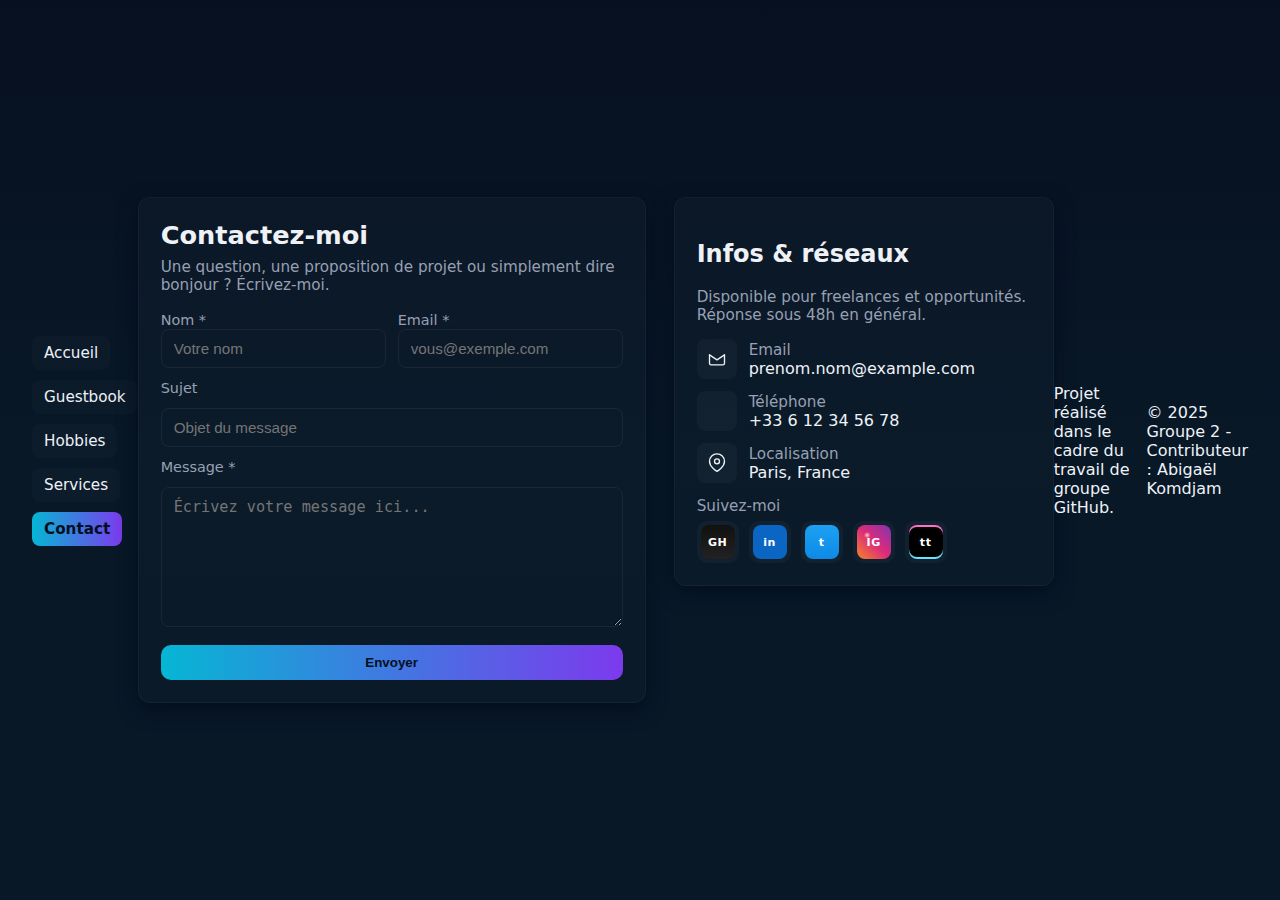
<file: contact.html>
<!doctype html>
<html lang="fr">
<head>
    <meta charset="utf-8" />
    <meta name="viewport" content="width=device-width,initial-scale=1" />
    <title>Contact — Portfolio</title>
    <meta name="description" content="Page de contact du portfolio" />
    <style>
        :root{
            --bg:#0f1724;
            --card:#0b1220;
            --accent:#06b6d4;
            --muted:#98a0b3;
            --white:#eef2f7;
            --radius:12px;
            font-family: Inter, ui-sans-serif, system-ui, -apple-system, "Segoe UI", Roboto, "Helvetica Neue", Arial;
        }
        *{box-sizing:border-box}
        html,body{height:100%}
        body{
            margin:0;
            background:linear-gradient(180deg,#071021 0%, #081827 50%);
            color:var(--white);
            -webkit-font-smoothing:antialiased;
            -moz-osx-font-smoothing:grayscale;
            padding:32px;
            display:flex;
            align-items:center;
            justify-content:center;
        }

        /* Layout */
        .container{
            width:100%;
            max-width:1100px;
            display:grid;
            grid-template-columns:1fr 380px;
            gap:28px;
            align-items:start;
        }

        header h1{margin:0 0 8px 0;font-size:1.6rem}
        header p{margin:0;color:var(--muted);font-size:0.95rem}

        .card{
            background:linear-gradient(180deg, rgba(255,255,255,0.02), rgba(255,255,255,0.01));
            border:1px solid rgba(255,255,255,0.04);
            padding:22px;
            border-radius:var(--radius);
            box-shadow:0 6px 20px rgba(2,6,23,0.6);
        }

        /* Top navigation */
        nav.topnav{
            display:flex;
            gap:10px;
            align-items:center;
            margin-bottom:18px;
            flex-wrap:wrap;
        }
        nav.topnav a{
            color:var(--white);
            text-decoration:none;
            background:rgba(255,255,255,0.02);
            padding:8px 12px;
            border-radius:8px;
            font-size:0.95rem;
        }
        nav.topnav a.current{
            background:linear-gradient(90deg,var(--accent),#7c3aed);
            color:#021021;
            font-weight:600;
        }

        /* Form */
        form{
            display:flex;
            flex-direction:column;
            gap:12px;
            margin-top:16px;
        }
        label{font-size:0.9rem;color:var(--muted)}
        input[type="text"], input[type="email"], textarea{
            background:transparent;
            border:1px solid rgba(255,255,255,0.06);
            padding:10px 12px;
            color:var(--white);
            border-radius:8px;
            outline:none;
            font-size:0.95rem;
        }
        input:focus, textarea:focus{
            border-color:var(--accent);
            box-shadow:0 4px 18px rgba(6,182,212,0.08);
        }
        textarea{min-height:140px;resize:vertical}
        .row{display:flex;gap:12px}
        .row .col{flex:1}
        .btn{
            background:linear-gradient(90deg,var(--accent),#7c3aed);
            color:#021021;
            font-weight:600;
            padding:10px 14px;
            border-radius:10px;
            border:none;
            cursor:pointer;
            margin-top:6px;
        }

        /* Info / socials */
        .info{
            display:flex;
            flex-direction:column;
            gap:12px;
            margin-top:12px;
        }
        .info-item{display:flex;gap:12px;align-items:center}
        .icon{
            width:40px;height:40px;border-radius:8px;
            display:flex;align-items:center;justify-content:center;
            background:rgba(255,255,255,0.03);
            flex-shrink:0;
        }
        .muted{color:var(--muted);font-size:0.95rem}

        /* Social icons: improved responsive and visual markers
           - You can add/remove anchors in HTML. CSS below styles by title or by class.
        */
        .socials{display:flex;gap:10px;margin-top:6px;flex-wrap:wrap}
        .socials a{
            position:relative;
            display:inline-flex;align-items:center;justify-content:center;
            width:42px;height:42px;border-radius:10px;
            background:rgba(255,255,255,0.03);
            color:var(--white);text-decoration:none;
            font-weight:700;
            font-size:0.75rem;
            overflow:hidden;
        }
        /* hide broken/inline svg if present and prefer our visual */
        .socials a svg{display:none !important}

        /* Generic circle badge (two-letter fallback) */
        .socials a::before{
            content:attr(aria-label);
            display:inline-flex;
            align-items:center;
            justify-content:center;
            width:34px;height:34px;border-radius:8px;
            font-size:11px;color:white;
            text-transform:none;
            letter-spacing:0.6px;
        }

        /* Specific styles for common platforms (use title or add class) */
        /* LinkedIn */
        .socials a[title="LinkedIn"]::before,
        .socials a.social-linkedin::before{
            content:"in";
            background:#0a66c2;
            color:#fff;font-weight:700;
        }
        /* GitHub */
        .socials a[title="GitHub"]::before,
        .socials a.social-github::before{
            content:"GH";
            background:linear-gradient(180deg,#111,#222);
            color:#fff;font-weight:700;
        }
        /* YouTube */
        .socials a[title="YouTube"]::before,
        .socials a.social-youtube::before{
            content:"";
            background:#ff0000;
            position:relative;
        }
        .socials a[title="YouTube"]::before,
        .socials a.social-youtube::before{
            display:inline-block;width:34px;height:24px;border-radius:4px;
        }
        .socials a[title="YouTube"]::after,
        .socials a.social-youtube::after{
            content:"";
            position:absolute;
            width:10px;height:10px;left:50%;top:50%;
            transform:translate(-38%,-50%) rotate(0deg);
            border-left:8px solid #fff;
            border-top:5px solid transparent;
            border-bottom:5px solid transparent;
            border-right:0;
            box-sizing:content-box;
        }

        /* Instagram (gradient square with IG label) */
        .socials a[title="Instagram"]::before,
        .socials a.social-instagram::before{
            content:"IG";
            display:inline-flex;
            align-items:center;
            justify-content:center;
            width:34px;height:34px;border-radius:8px;
            background: radial-gradient(circle at 30% 30%, #ffd2a1 0%, transparent 10%),
                        linear-gradient(45deg,#f58529 0%,#dd2a7b 50%,#8134af 100%);
            color:white;font-weight:700;
        }

        /* TikTok (black badge with cyan/pink shadow and 'tt') */
        .socials a[title="TikTok"]::before,
        .socials a.social-tiktok::before{
            content:"tt";
            display:inline-flex;
            align-items:center;
            justify-content:center;
            width:34px;height:34px;border-radius:8px;
            background:#000;
            color:#fff;font-weight:800;
            text-transform:lowercase;
            box-shadow: 0 -2px 0 #69e1ff inset, 0 2px 0 #ff6ec7 inset;
        }

        /* Twitter fallback (if present) */
        .socials a[title="Twitter"]::before,
        .socials a.social-twitter::before{
            content:"t";
            background:linear-gradient(180deg,#1da1f2,#0d8ae6);
            color:#fff;font-weight:800;
            width:34px;height:34px;border-radius:8px;display:inline-flex;align-items:center;justify-content:center;
        }

        /* Success box */
        .success{
            background:linear-gradient(90deg,#05263b,#082233);
            border:1px solid rgba(6,182,212,0.12);
            color:var(--white);
            padding:10px 12px;
            border-radius:10px;
            display:none;
            margin-top:8px;
        }

        /* Responsive tweaks */
        @media (max-width:1000px){
            .container{grid-template-columns:1fr 320px;gap:18px}
            body{padding:22px}
        }
        @media (max-width:900px){
            .container{grid-template-columns:1fr; padding-bottom:40px}
            body{padding:16px}
            .card{padding:16px}
            nav.topnav{margin-bottom:12px}
            .socials a{width:38px;height:38px}
            .socials a::before{width:30px;height:30px}
        }
        @media (max-width:480px){
            header h1{font-size:1.25rem}
            label,input,textarea{font-size:0.95rem}
            .row{flex-direction:column}
            .container{gap:14px}
            nav.topnav a{padding:7px 10px;font-size:0.9rem}
        }
    </style>

    <script>
    // inject Instagram and TikTok links if missing
    document.addEventListener('DOMContentLoaded', function(){
        const socials = document.querySelector('.socials');
        if(!socials) return;

        function addIfAbsent(title, cls, href, aria){
            if(socials.querySelector('[title="'+title+'"]')) return;
            const a = document.createElement('a');
            a.href = href;
            a.title = title;
            a.setAttribute('aria-label', aria);
            a.target = '_blank';
            a.rel = 'noopener noreferrer';
            if(cls) a.classList.add(cls);
            socials.appendChild(a);
        }

        addIfAbsent('Instagram','social-instagram','#','Instagram');
        addIfAbsent('TikTok','social-tiktok','#','TikTok');
    });
    </script>
</head>
<body>
    <nav class="topnav" aria-label="Navigation principale">
        <a href="index.html" title="Accueil">Accueil</a>
        <a href="guestbook.html" title="Guestbook">Guestbook</a>
        <a href="hobbies.html" title="Hobbies">Hobbies</a>
        <a href="services.html" title="Services">Services</a>
        <a href="contact.html" class="current" title="Contact">Contact</a>
    </nav>

    <main class="container" role="main">
        <section class="card" aria-labelledby="contact-title">
            <header>
                <h1 id="contact-title">Contactez-moi</h1>
                <p>Une question, une proposition de projet ou simplement dire bonjour&nbsp;? Écrivez-moi.</p>
            </header>

            <form id="contactForm" novalidate>
                <div class="row">
                    <div class="col">
                        <label for="name">Nom *</label>
                        <input id="name" name="name" type="text" required autocomplete="name" placeholder="Votre nom">
                    </div>
                    <div class="col">
                        <label for="email">Email *</label>
                        <input id="email" name="email" type="email" required autocomplete="email" placeholder="vous@exemple.com">
                    </div>
                </div>

                <label for="subject">Sujet</label>
                <input id="subject" name="subject" type="text" placeholder="Objet du message">

                <label for="message">Message *</label>
                <textarea id="message" name="message" required placeholder="Écrivez votre message ici..."></textarea>

                <button class="btn" type="submit">Envoyer</button>

                <div id="feedback" role="status" class="success" aria-live="polite"></div>
            </form>
        </section>

        <aside class="card" aria-labelledby="infos-title">
            <h2 id="infos-title">Infos & réseaux</h2>
            <p class="muted">Disponible pour freelances et opportunités. Réponse sous 48h en général.</p>

            <div class="info">
                <div class="info-item">
                    <div class="icon" aria-hidden="true">
                        <!-- simple mail icon -->
                        <svg width="20" height="20" viewBox="0 0 24 24" fill="none" stroke="currentColor" stroke-width="1.6" stroke-linecap="round" stroke-linejoin="round">
                            <path d="M3 7v10a2 2 0 0 0 2 2h14a2 2 0 0 0 2-2V7"></path>
                            <polyline points="3 7 12 13 21 7"></polyline>
                        </svg>
                    </div>
                    <div>
                        <div class="muted">Email</div>
                        <div>prenom.nom@example.com</div>
                    </div>
                </div>

                <div class="info-item">
                    <div class="icon" aria-hidden="true">
                        <!-- phone icon -->
                        <svg width="20" height="20" viewBox="0 0 24 24" fill="none" stroke="currentColor" stroke-width="1.6" stroke-linecap="round" stroke-linejoin="round"></svg>
                            <path d="M22 16.92v3a2 2 0 0 1-2.18 2 19.86 19.86 0 0 1-8.63-3.07 19.5 19.5 0 0 1-6-6A19.86 19.86 0 0 1 2.09 4.18 2 2 0 0 1 4 2h3a2 2 0 0 1 2 1.72c.12 1.01.36 2 .72 2.94a2 2 0 0 1-.45 2.11L9.91 9.91a16 16 0 0 0 6 6l1.14-1.14a2 2 0 0 1 2.11-.45c.94.36 1.93.6 2.94.72A2 2 0 0 1 22 16.92z"></path>
                        </svg>
                    </div>
                    <div>
                        <div class="muted">Téléphone</div>
                        <div>+33 6 12 34 56 78</div>
                    </div>
                </div>

                <div class="info-item">
                    <div class="icon" aria-hidden="true">
                        <!-- location icon -->
                        <svg width="20" height="20" viewBox="0 0 24 24" fill="none" stroke="currentColor" stroke-width="1.6" stroke-linecap="round" stroke-linejoin="round">
                            <path d="M21 10c0 7-9 12-9 12s-9-5-9-12a9 9 0 0 1 18 0z"></path>
                            <circle cx="12" cy="10" r="3"></circle>
                        </svg>
                    </div>
                    <div>
                        <div class="muted">Localisation</div>
                        <div>Paris, France</div>
                    </div>
                </div>
            </div>

            <div style="margin-top:14px">
                <div class="muted">Suivez-moi</div>
                <div class="socials" aria-label="Liens vers réseaux sociaux">
                    <a href="#" title="GitHub" aria-label="GitHub">
                        <svg width="18" height="18" viewBox="0 0 24 24" fill="currentColor" style="display:block"></svg>
                            <path d="M12 .5A12 12 0 0 0 0 12.5c0 5.3 3.4 9.8 8.2 11.4.6.1.8-.3.8-.6v-2.1c-3.3.7-4-1.6-4-1.6-.5-1.3-1.2-1.7-1.2-1.7-1-.7.1-.7.1-.7 1.1.1 1.7 1.1 1.7 1.1 1 .1 1.6-.8 1.9-1.2-2.6-.3-5.3-1.3-5.3-5.8 0-1.3.5-2.4 1.2-3.2-.1-.3-.5-1.6.1-3.3 0 0 1-.3 3.3 1.2a11.2 11.2 0 0 1 6 0C17 5 18 5.3 18 5.3c.6 1.7.2 3 .1 3.3.8.8 1.2 1.9 1.2 3.2 0 4.5-2.7 5.5-5.3 5.8.5.5 1 1.4 1 2.8v4.1c0 .3.2.7.8.6A12 12 0 0 0 24 12.5 12 12 0 0 0 12 .5z"/>
                        </svg>
                    </a>
                    <a href="#" title="LinkedIn" aria-label="LinkedIn">
                        <svg width="18" height="18" viewBox="0 0 24 24" fill="currentColor" style="display:block"></svg>
                            <path d="M4.98 3.5a2.5 2.5 0 1 0 .02 0zM3 8.98h3.98V21H3V8.98zM9.5 9h3.82v1.6h.05c.53-1 1.83-2.05 3.77-2.05 4.03 0 4.77 2.65 4.77 6.08V21h-3.98v-5.3c0-1.27-.02-2.9-1.77-2.9-1.77 0-2.04 1.38-2.04 2.8V21H9.5V9z"/>
                        </svg>
                    </a>
                    <a href="#" title="Twitter" aria-label="Twitter">
                        <svg width="18" height="18" viewBox="0 0 24 24" fill="currentColor" style="display:block"></svg>
                            <path d="M22.46 6c-.77.35-1.6.58-2.46.69a4.2 4.2 0 0 0 1.84-2.32 8.3 8.3 0 0 1-2.66 1.02 4.15 4.15 0 0 0-7.07 3.78A11.77 11.77 0 0 1 3.15 4.6a4.13 4.13 0 0 0 1.29 5.53 4.07 4.07 0 0 1-1.88-.52v.05a4.15 4.15 0 0 0 3.33 4.06c-.45.12-.92.17-1.4.06a4.16 4.16 0 0 0 3.88 2.88A8.33 8.33 0 0 1 2 19.54a11.76 11.76 0 0 0 6.29 1.84c7.55 0 11.68-6.25 11.68-11.66v-.53A8.2 8.2 0 0 0 22.46 6z"/>
                        </svg>
                    </a>
                </div>
            </div>
        </aside>
    </main>

    <script>
        // Simple client-side handling: validate and show a success message.
        (function(){
            const form = document.getElementById('contactForm');
            const feedback = document.getElementById('feedback');

            form.addEventListener('submit', function(e){
                e.preventDefault();
                feedback.style.display = 'none';
                // basic validation
                const name = form.name.value.trim();
                const email = form.email.value.trim();
                const message = form.message.value.trim();
                if(!name || !email || !message){
                    feedback.textContent = 'Veuillez remplir les champs requis (*)';
                    feedback.style.display = 'block';
                    feedback.style.borderColor = 'rgba(255,80,80,0.12)';
                    return;
                }
                // simulate send
                feedback.textContent = 'Envoi en cours…';
                feedback.style.display = 'block';
                setTimeout(()=>{
                    feedback.textContent = 'Merci, votre message a été envoyé. Je vous répondrai sous 48h.';
                    feedback.style.borderColor = 'rgba(6,182,212,0.12)';
                    form.reset();
                }, 700);
            });
        })();
    </script>
    <p>Projet réalisé dans le cadre du travail de groupe GitHub.</p>
<footer>
  <p>© 2025 Groupe 2 - Contributeur : Abigaël Komdjam</p>
</footer>

</body>
</html>
</file>
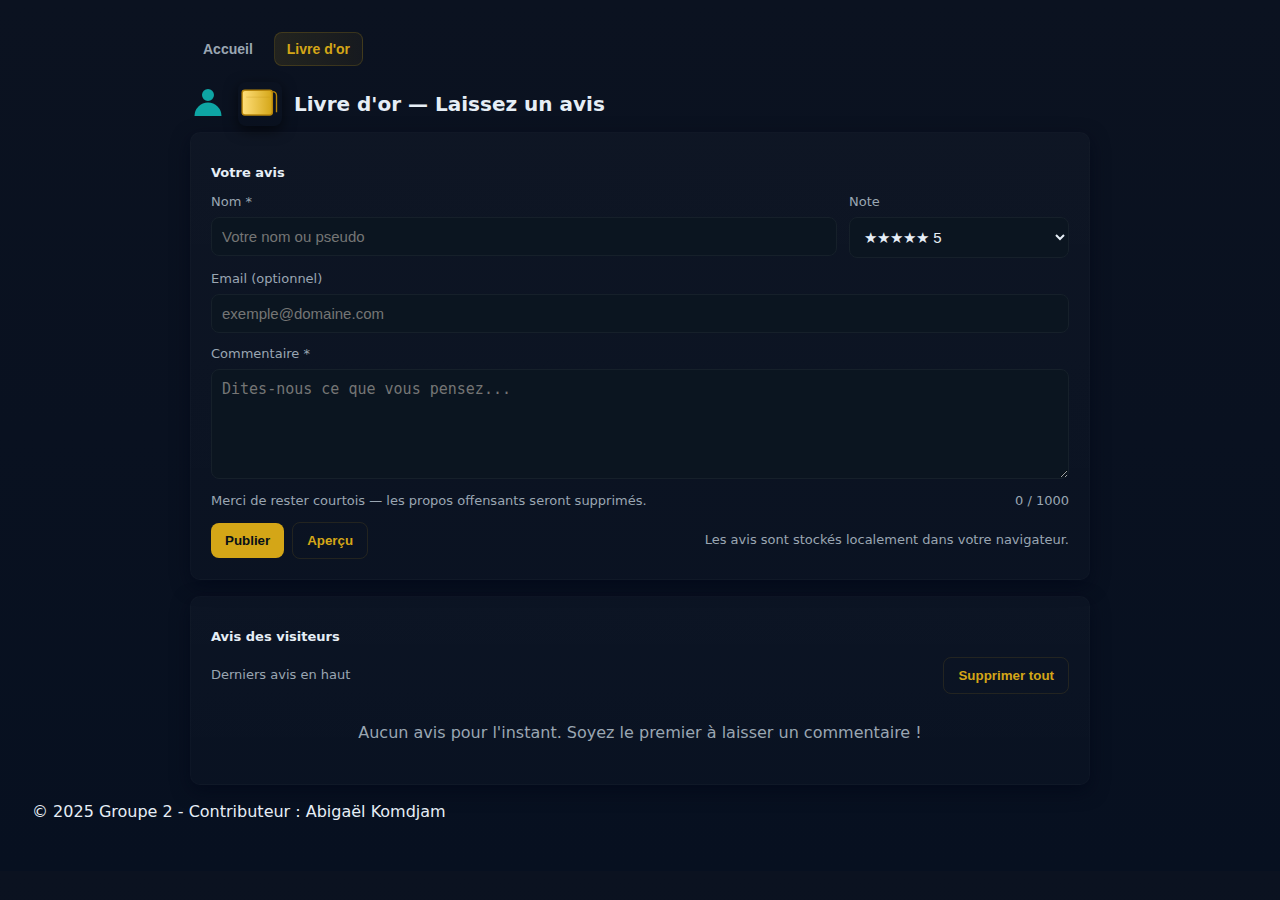
<file: guestbook.html>
<!doctype html>
<html lang="fr">
<head>
    <meta charset="utf-8" />
    <meta name="viewport" content="width=device-width,initial-scale=1" />
    <title>Livre d'or — Laissez un avis</title>
    <style>
        :root{
            --bg-1:#0b1220; --bg-2:#071020;
            --card:#0f1724; --muted:#9aa6b2;
            --accent:#d4a617; /* gold accent */
            --danger:#ef4444;
            --input:#0b1520; --border:#16202a;
            --text:#e6eef6;
        }
        *{box-sizing:border-box}
        body{
            font-family:system-ui,-apple-system,Segoe UI,Roboto,"Helvetica Neue",Arial;
            line-height:1.4;margin:0;
            background:linear-gradient(180deg,var(--bg-1) 0%,var(--bg-2) 100%);
            padding:32px;color:var(--text);
        }
        .container{max-width:900px;margin:0 auto}
        /* navigation tabs (injected by script) */
        .tabs{display:flex;gap:8px;margin-bottom:16px;align-items:center}
        .tabs .tab{
            background:transparent;color:var(--muted);border:1px solid transparent;padding:8px 12px;border-radius:8px;
            cursor:pointer;font-weight:600;font-size:14px;
        }
        .tabs .tab:hover{background:rgba(255,255,255,0.03)}
        .tabs .tab.active{background:linear-gradient(90deg, rgba(212,166,23,0.12), rgba(212,166,23,0.06));border-color:rgba(212,166,23,0.18);color:var(--accent)}
        header{display:flex;align-items:center;gap:12px;margin-bottom:6px}
        /* gold-book image next to title */
        .gold-book{width:44px;height:44px;flex:0 0 44px;border-radius:8px;object-fit:contain;box-shadow:0 4px 14px rgba(0,0,0,0.6)}
        header h1{font-size:20px;margin:0;color:var(--text);display:flex;align-items:center;gap:8px}
        .card{background:linear-gradient(180deg, rgba(255,255,255,0.02), rgba(255,255,255,0.01));padding:20px;border-radius:10px;box-shadow:0 6px 18px rgba(2,6,23,0.6);margin-bottom:16px;border:1px solid rgba(255,255,255,0.02)}
        form .row{display:flex;gap:12px;flex-wrap:wrap}
        label{display:block;font-size:13px;color:var(--muted);margin-bottom:6px}
        input[type="text"],input[type="email"],textarea,select{
            width:100%;padding:10px;border:1px solid var(--border);border-radius:8px;font-size:15px;background:var(--input);color:var(--text)
        }
        textarea{min-height:110px;resize:vertical}
        .grid-2{display:grid;grid-template-columns:1fr 120px;gap:12px}
        .actions{display:flex;gap:8px;align-items:center;margin-top:12px}
        button{background:var(--accent);color:#071018;border:0;padding:10px 14px;border-radius:8px;cursor:pointer;font-weight:700}
        button.ghost{background:transparent;color:var(--accent);border:1px solid rgba(212,166,23,0.12)}
        button.danger{background:var(--danger)}
        .muted{color:var(--muted);font-size:13px}
        .entries{display:flex;flex-direction:column;gap:12px}
        .entry{padding:12px;border-radius:8px;background:linear-gradient(180deg,rgba(255,255,255,0.02),transparent);display:flex;justify-content:space-between;gap:12px;align-items:flex-start;border:1px solid rgba(255,255,255,0.02)}
        .entry-left{flex:1}
        .meta{display:flex;gap:8px;align-items:center;margin-bottom:8px}
        .name{font-weight:700;color:var(--text)}
        .time{color:var(--muted);font-size:13px}
        .rating{color:#f59e0b}
        .comment{white-space:pre-wrap;color:var(--text)}
        .no-entries{color:var(--muted);text-align:center;padding:20px}
        .controls{display:flex;gap:8px;align-items:center}
        .trash{background:transparent;border:0;color:#9ca3af;cursor:pointer;padding:6px;border-radius:6px}
        .small{font-size:13px}
        .charcount{color:var(--muted);font-size:13px;margin-left:auto}
        /* responsive */
        @media (max-width:600px){.grid-2{grid-template-columns:1fr}}
    </style>

    <script>
        // Inject a simple tab navigation and a gold-book image next to title.
        document.addEventListener('DOMContentLoaded', () => {
            const container = document.querySelector('.container');
            if (container) {
                const nav = document.createElement('nav');
                nav.className = 'tabs';
                const tabs = [
                    {id:'home', label:'Accueil', href:'index.html'},
                    {id:'guestbook', label:"Livre d'or", active:true},
                ];

                // If a tab has an href, navigate when it's clicked (capture phase so it runs before per-tab handlers)
                nav.addEventListener('click', (ev) => {
                    const btn = ev.target.closest('.tab');
                    if (!btn) return;
                    const t = tabs.find(x => x.id === btn.dataset.tab);
                    if (t && t.href) {
                        if (ev.metaKey || ev.ctrlKey) {
                            window.open(t.href, '_blank');
                        } else {
                            window.location.href = t.href;
                        }
                        ev.preventDefault();
                    }
                }, true);
                for (const t of tabs) {
                    const btn = document.createElement('button');
                    btn.className = 'tab' + (t.active ? ' active' : '');
                    btn.type = 'button';
                    btn.textContent = t.label;
                    btn.dataset.tab = t.id;
                    btn.addEventListener('click', () => {
                        nav.querySelectorAll('.tab').forEach(x => x.classList.remove('active'));
                        btn.classList.add('active');
                        // simple behavior: focus guestbook when clicked
                        if (t.id === 'guestbook') {
                            const name = document.getElementById('name');
                            if (name) name.focus();
                        }
                    });
                    nav.appendChild(btn);
                }
                container.insertBefore(nav, container.firstChild);
            }

            const header = document.querySelector('header');
            if (header) {
                // SVG of a gold book as data URI
                const svg = `<svg xmlns='http://www.w3.org/2000/svg' width='64' height='64' viewBox='0 0 64 64'>
                    <defs><linearGradient id='g' x1='0' x2='1'><stop offset='0' stop-color='#ffdf7a'/><stop offset='1' stop-color='#d4a617'/></linearGradient></defs>
                    <rect x='6' y='12' width='44' height='36' rx='4' fill='url(#g)' stroke='#b8860b' stroke-width='2'/>
                    <path d='M50 14c4 0 6 2 6 6v24' stroke='#b8860b' stroke-width='2' fill='none'/>
                    <path d='M12 22h34' stroke='#b8860b' stroke-width='1' opacity='0.35'/>
                  </svg>`;
                const img = document.createElement('img');
                img.className = 'gold-book';
                img.alt = "Livre en or";
                img.src = 'data:image/svg+xml;utf8,' + encodeURIComponent(svg);
                // Insert before the h1 so it appears beside the title
                const h1 = header.querySelector('h1');
                if (h1) header.insertBefore(img, h1);
            }
        });
    </script>
</head>
<body>
    <div class="container">
        <header>
            <svg width="36" height="36" viewBox="0 0 24 24" fill="none" aria-hidden><path d="M12 2a4 4 0 1 0 0 8 4 4 0 0 0 0-8zM3 20a9 9 0 1 1 18 0H3z" fill="#0ea5a4"/></svg>
            <h1>Livre d'or — Laissez un avis</h1>
        </header>

        <section class="card" aria-labelledby="form-title">
            <h2 id="form-title" class="small">Votre avis</h2>
            <form id="guestbookForm" novalidate>
                <div class="row">
                    <div style="flex:1">
                        <label for="name">Nom <span class="muted">*</span></label>
                        <input id="name" name="name" type="text" required placeholder="Votre nom ou pseudo" maxlength="60" />
                    </div>
                    <div style="width:220px">
                        <label for="rating">Note</label>
                        <select id="rating" name="rating" aria-label="Note">
                            <option value="5">★★★★★ 5</option>
                            <option value="4">★★★★ 4</option>
                            <option value="3">★★★ 3</option>
                            <option value="2">★★ 2</option>
                            <option value="1">★ 1</option>
                        </select>
                    </div>
                </div>

                <div style="margin-top:12px">
                    <label for="email">Email (optionnel)</label>
                    <input id="email" name="email" type="email" placeholder="exemple@domaine.com" />
                </div>

                <div style="margin-top:12px">
                    <label for="comment">Commentaire <span class="muted">*</span></label>
                    <textarea id="comment" name="comment" required maxlength="1000" placeholder="Dites-nous ce que vous pensez..."></textarea>
                    <div style="display:flex;align-items:center;margin-top:6px">
                        <span class="muted small">Merci de rester courtois — les propos offensants seront supprimés.</span>
                        <span id="charCount" class="charcount">0 / 1000</span>
                    </div>
                </div>

                <div class="actions">
                    <button type="submit">Publier</button>
                    <button type="button" class="ghost" id="previewBtn">Aperçu</button>
                    <div style="margin-left:auto" class="muted small">Les avis sont stockés localement dans votre navigateur.</div>
                </div>
            </form>
        </section>

        <section class="card" aria-labelledby="list-title">
            <h2 id="list-title" class="small">Avis des visiteurs</h2>
            <div style="display:flex;justify-content:space-between;align-items:center;margin-bottom:8px">
                <div class="muted small">Derniers avis en haut</div>
                <div>
                    <button class="ghost" id="clearAllBtn">Supprimer tout</button>
                </div>
            </div>
            <div id="entries" class="entries" aria-live="polite"></div>
        </section>
    </div>

    <script>
        // Simple client-side guestbook using localStorage. Input is escaped when rendered to avoid XSS.
        const STORAGE_KEY = 'guestbook.entries.v1';
        const form = document.getElementById('guestbookForm');
        const entriesEl = document.getElementById('entries');
        const charCount = document.getElementById('charCount');
        const commentEl = document.getElementById('comment');
        const previewBtn = document.getElementById('previewBtn');
        const clearAllBtn = document.getElementById('clearAllBtn');

        function loadEntries() {
            try {
                return JSON.parse(localStorage.getItem(STORAGE_KEY) || '[]');
            } catch (e) {
                console.error('Échec lecture storage', e);
                return [];
            }
        }

        function saveEntries(list) {
            localStorage.setItem(STORAGE_KEY, JSON.stringify(list));
            renderEntries();
        }

        function escapeHtml(s) {
            return String(s)
                .replace(/&/g, '&amp;')
                .replace(/</g, '&lt;')
                .replace(/>/g, '&gt;')
                .replace(/"/g, '&quot;')
                .replace(/'/g, '&#39;');
        }

        function timeAgo(dateISO) {
            const d = new Date(dateISO);
            const diff = Math.floor((Date.now() - d) / 1000);
            if (diff < 60) return diff + 's';
            if (diff < 3600) return Math.floor(diff/60) + 'm';
            if (diff < 86400) return Math.floor(diff/3600) + 'h';
            return d.toLocaleString();
        }

        function renderEntries() {
            const entries = loadEntries().slice().reverse(); // latest first
            entriesEl.innerHTML = '';
            if (entries.length === 0) {
                entriesEl.innerHTML = '<div class="no-entries">Aucun avis pour l\'instant. Soyez le premier à laisser un commentaire !</div>';
                return;
            }
            for (const e of entries) {
                const div = document.createElement('div');
                div.className = 'entry';
                div.innerHTML = `
                    <div class="entry-left">
                        <div class="meta">
                            <div class="name">${escapeHtml(e.name)}</div>
                            <div class="time">· ${timeAgo(e.date)}</div>
                            <div style="margin-left:8px" class="rating">${'★'.repeat(e.rating)}${'☆'.repeat(5-e.rating)}</div>
                            ${e.email ? '<div style="margin-left:8px;color:var(--muted);font-size:13px">· ' + escapeHtml(e.email) + '</div>' : ''}
                        </div>
                        <div class="comment">${escapeHtml(e.comment)}</div>
                    </div>
                    <div class="controls">
                        <button class="trash" data-id="${e.id}" title="Supprimer">🗑️</button>
                    </div>
                `;
                entriesEl.appendChild(div);
            }
            // attach delete handlers
            entriesEl.querySelectorAll('.trash').forEach(btn => {
                btn.addEventListener('click', () => {
                    const id = btn.getAttribute('data-id');
                    if (!confirm('Supprimer cet avis ?')) return;
                    const list = loadEntries().filter(x => x.id !== id);
                    saveEntries(list);
                });
            });
        }

        form.addEventListener('submit', (ev) => {
            ev.preventDefault();
            const formData = new FormData(form);
            const name = (formData.get('name') || '').trim();
            const email = (formData.get('email') || '').trim();
            const rating = parseInt(formData.get('rating') || '5', 10);
            const comment = (formData.get('comment') || '').trim();

            if (!name) { alert('Veuillez indiquer votre nom.'); return; }
            if (!comment) { alert('Veuillez écrire un commentaire.'); return; }

            const entry = {
                id: Date.now().toString(36) + Math.random().toString(36).slice(2,8),
                name, email, rating, comment, date: new Date().toISOString()
            };

            const list = loadEntries();
            list.push(entry);
            saveEntries(list);
            form.reset();
            charCount.textContent = '0 / 1000';
            document.getElementById('name').focus();
        });

        commentEl.addEventListener('input', () => {
            charCount.textContent = `${commentEl.value.length} / ${commentEl.maxLength || 1000}`;
        });

        previewBtn.addEventListener('click', () => {
            const name = document.getElementById('name').value.trim() || 'Vous';
            const rating = parseInt(document.getElementById('rating').value || '5', 10);
            const comment = document.getElementById('comment').value.trim() || '';
            const previewDiv = document.createElement('div');
            previewDiv.className = 'card';
            previewDiv.style.marginTop = '12px';
            previewDiv.innerHTML = `
                <div class="meta"><strong>${escapeHtml(name)}</strong> · <span class="rating">${'★'.repeat(rating)}${'☆'.repeat(5-rating)}</span></div>
                <div style="margin-top:8px">${escapeHtml(comment)}</div>
            `;
            // small modal-like behavior
            const overlay = document.createElement('div');
            overlay.style.position='fixed';overlay.style.left='0';overlay.style.top='0';overlay.style.right='0';overlay.style.bottom='0';
            overlay.style.background='rgba(2,6,23,0.45)';overlay.style.display='flex';overlay.style.alignItems='center';overlay.style.justifyContent='center';
            overlay.addEventListener('click', () => document.body.removeChild(overlay));
            previewDiv.style.maxWidth='640px';
            previewDiv.style.width='90%';
            overlay.appendChild(previewDiv);
            document.body.appendChild(overlay);
        });

        clearAllBtn.addEventListener('click', () => {
            if (!confirm('Supprimer tous les avis enregistrés localement ?')) return;
            localStorage.removeItem(STORAGE_KEY);
            renderEntries();
        });

        // initial render
        renderEntries();
    </script>
    <footer>
  <p>© 2025 Groupe 2 - Contributeur : Abigaël Komdjam</p>
</footer>

</body>
</html>
</file>
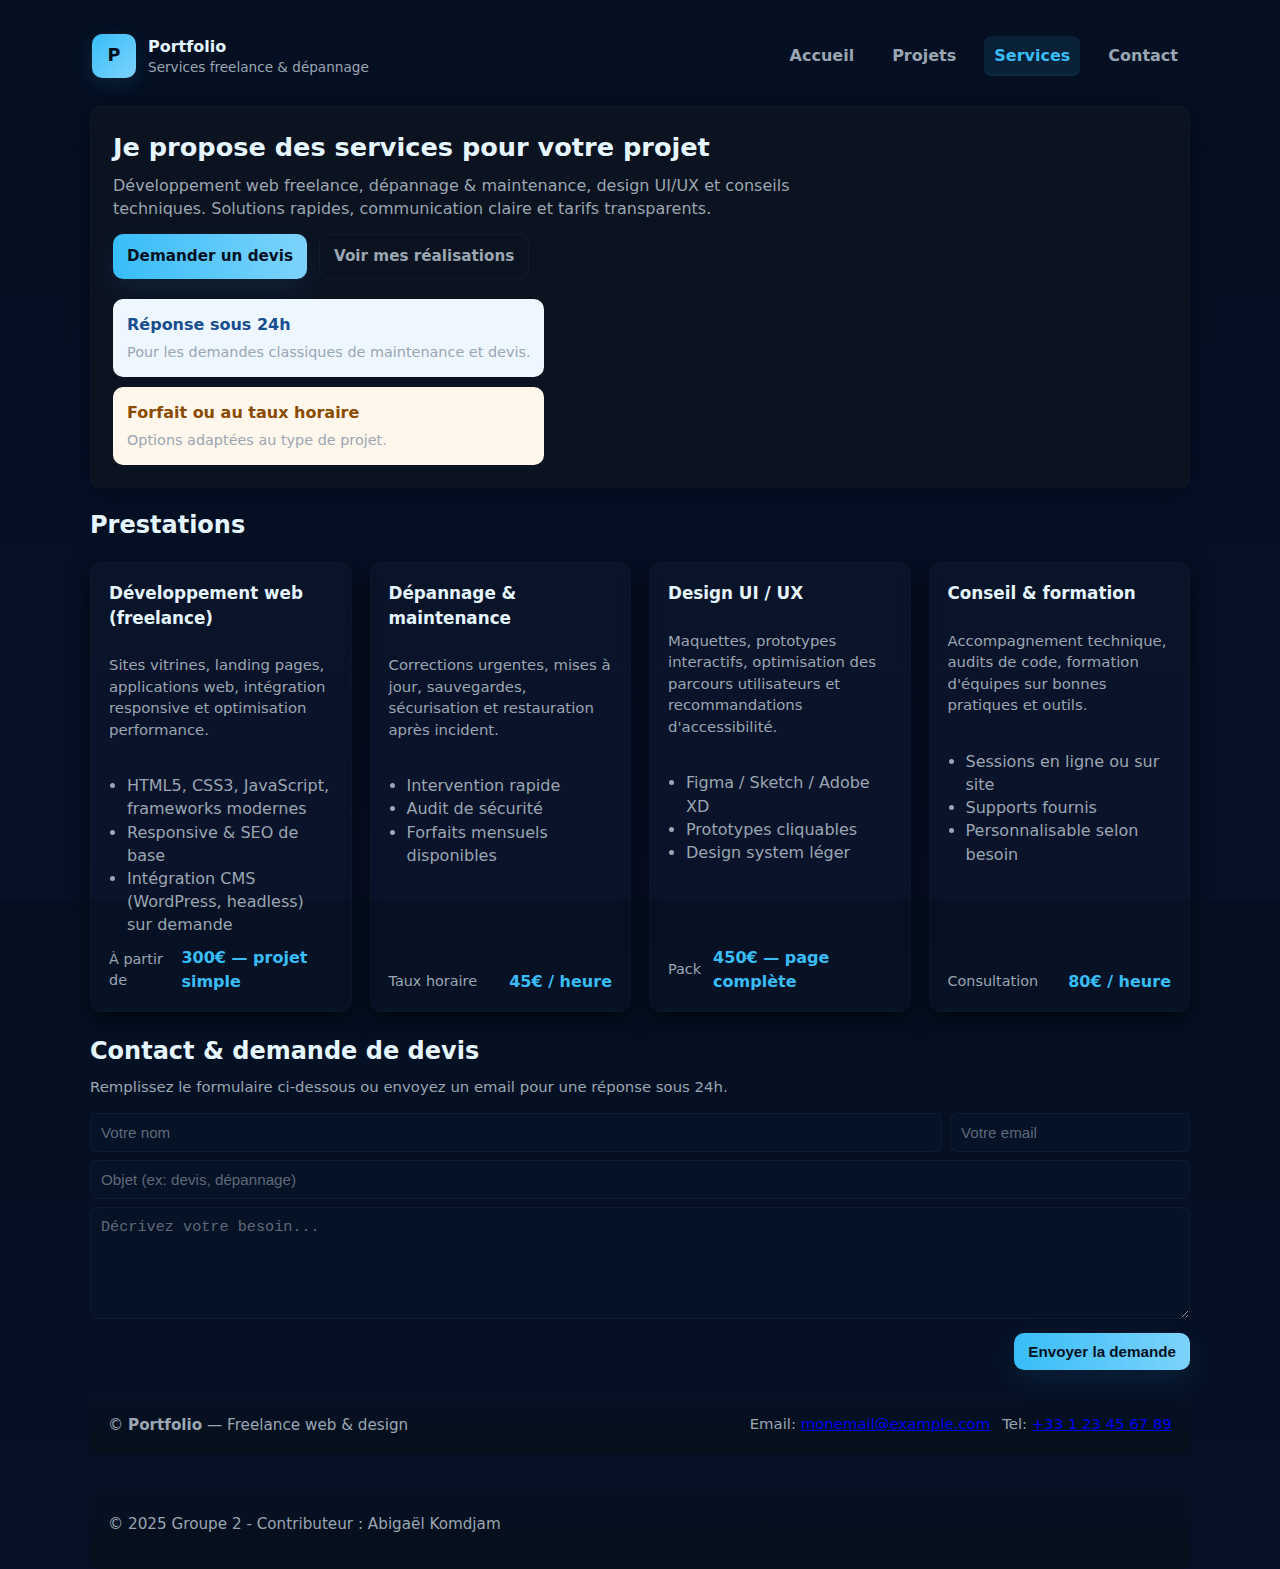
<file: services.html>
<!doctype html>
<html lang="fr">
<head>
    <meta charset="utf-8" />
    <meta name="viewport" content="width=device-width,initial-scale=1" />
    <title>Services — Freelance, Dépannage, Design</title>
    <meta name="description" content="Prestations : développement web freelance, dépannage & maintenance, design UI/UX. Demandez un devis rapide." />
    <style>
        :root{
            --bg:#071027;
            --card:#0b1220;
            --accent:#38bdf8;
            --accent-2:#7dd3fc;
            --muted:#9aa6b2;
            --text:#e6f6ff;
            --radius:10px;
            --gap:18px;
            --max-width:1100px;
            font-family:Inter, system-ui, -apple-system, "Segoe UI", Roboto, "Helvetica Neue", Arial, sans-serif;
        }

        *{box-sizing:border-box}
        html,body{height:100%}
        body{
            margin:0;
            background:linear-gradient(180deg,#041022 0%, var(--bg) 100%);
            -webkit-font-smoothing:antialiased;
            -moz-osx-font-smoothing:grayscale;
            line-height:1.45;
            color:var(--text);
            padding:28px;
        }

        /* Center page like index.html */
        main, header, footer { max-width:var(--max-width); margin-left:auto; margin-right:auto; }

        header{
            display:flex;
            align-items:center;
            justify-content:space-between;
            gap:16px;
            margin-bottom:22px;
            padding:6px 2px;
        }
        .brand{display:flex;align-items:center;gap:12px}
        .logo{
            width:44px;height:44px;border-radius:10px;
            background:linear-gradient(135deg,var(--accent),var(--accent-2));
            display:flex;align-items:center;justify-content:center;color:#021021;font-weight:700;
            box-shadow:0 6px 18px rgba(56,189,248,0.12);
            font-size:1.1rem;
        }

        nav{display:flex;align-items:center;gap:6px}
        nav a{
            margin-left:12px;
            color:var(--muted);
            text-decoration:none;
            font-weight:600;
            padding:8px 10px;
            border-radius:8px;
            transition:all .18s ease;
        }
        nav a:hover{color:var(--text); background:rgba(56,189,248,0.06)}
        nav a[aria-current="page"]{color:var(--accent); background:rgba(56,189,248,0.10); box-shadow:inset 0 -2px 0 rgba(56,189,248,0.06)}

        .hero{
            display:flex;
            flex-wrap:wrap;
            gap:20px;
            align-items:center;
            justify-content:space-between;
            padding:22px;
            background:var(--card);
            border-radius:var(--radius);
            box-shadow:0 8px 28px rgba(2,6,23,0.6);
            border:1px solid rgba(255,255,255,0.02);
        }
        .hero-left{max-width:720px}
        h1{margin:0 0 8px 0;font-size:1.6rem}
        p.lead{margin:0;color:var(--muted)}

        .cta-row{margin-top:14px;display:flex;gap:12px;flex-wrap:wrap}
        .btn{
            display:inline-flex;align-items:center;gap:10px;padding:10px 14px;border-radius:10px;
            text-decoration:none;border:0;cursor:pointer;font-weight:700;font-size:0.95rem;
        }
        .btn-primary{background:linear-gradient(90deg,var(--accent),var(--accent-2));color:#021021;box-shadow:0 10px 30px rgba(56,189,248,0.10)}
        .btn-ghost{background:transparent;color:var(--muted);border:1px solid rgba(255,255,255,0.04)}

        .grid{
            display:grid;
            grid-template-columns:repeat(auto-fit,minmax(240px,1fr));
            gap:var(--gap);
            margin-top:20px;
        }
        .card{
            background:linear-gradient(180deg,rgba(255,255,255,0.02),rgba(255,255,255,0.01));
            padding:18px;border-radius:12px;
            box-shadow:0 8px 22px rgba(0,0,0,0.6);
            min-height:160px;
            display:flex;flex-direction:column;gap:10px;
            border:1px solid rgba(255,255,255,0.02);
        }
        .card h3{margin:0;font-size:1.05rem}
        .muted{color:var(--muted);font-size:0.93rem}
        ul.features{margin:8px 0 0 18px;padding:0;color:var(--muted)}

        .price{
            margin-top:auto;display:flex;align-items:center;justify-content:space-between;gap:12px;
        }
        .price .from{color:var(--muted);font-size:0.9rem}
        .price .cost{font-weight:700;color:var(--accent)}

        footer{
            margin-top:26px;padding:18px;border-radius:12px;background:linear-gradient(180deg,#071025,#04101a);
            display:flex;justify-content:space-between;align-items:center;gap:12px;font-size:0.95rem;color:var(--muted)
        }

        /* Form layout aligned with index.html */
        form.contact{
            display:grid;gap:8px;
            grid-template-columns:1fr 240px;
            align-items:center;
            margin-top:8px;
            width:100%;
        }
        form.contact input, form.contact textarea{
            padding:10px;border-radius:8px;border:1px solid rgba(255,255,255,0.04);font-size:0.95rem;width:100%;
            background:#061226;color:var(--text);
        }
        form.contact input::placeholder, form.contact textarea::placeholder{color:rgba(154,166,178,0.6)}
        form.contact input:focus, form.contact textarea:focus{
            outline:none;
            border-color:var(--accent);
            box-shadow:0 0 0 6px rgba(56,189,248,0.06);
        }
        form.contact button{min-width:140px}

        /* Accessibility and responsive tweaks */
        @media (max-width:900px){
            header{padding:8px 0}
            nav a{margin-left:8px}
            form.contact{grid-template-columns:1fr 180px}
        }
        @media (max-width:720px){
            header{flex-direction:column;align-items:flex-start}
            .hero{flex-direction:column}
            form.contact{grid-template-columns:1fr}
        }
    </style>
</head>
<body>
    <header>
        <div class="brand">
            <div class="logo">P</div>
            <div>
                <strong>Portfolio</strong><div class="muted" style="font-size:0.85rem">Services freelance & dépannage</div>
            </div>
        </div>
        <nav aria-label="Navigation principale">
            <a href="index.html">Accueil</a>
            <a href="projects.html">Projets</a>
            <a href="services.html" aria-current="page">Services</a>
            <a href="#contact">Contact</a>
        </nav>
    </header>

    <main>
        <section class="hero" aria-labelledby="services-title">
            <div class="hero-left">
                <h1 id="services-title">Je propose des services pour votre projet</h1>
                <p class="lead">Développement web freelance, dépannage & maintenance, design UI/UX et conseils techniques. Solutions rapides, communication claire et tarifs transparents.</p>
                <div class="cta-row">
                    <a class="btn btn-primary" href="#contact">Demander un devis</a>
                    <a class="btn btn-ghost" href="portfolio.html">Voir mes réalisations</a>
                </div>
            </div>
            <div style="min-width:220px;display:flex;flex-direction:column;gap:10px;">
                <div style="background:#eef7ff;padding:14px;border-radius:10px;color:#184e8f">
                    <strong>Réponse sous 24h</strong>
                    <div class="muted" style="margin-top:6px;font-size:0.9rem">Pour les demandes classiques de maintenance et devis.</div>
                </div>
                <div style="background:#fff7ec;padding:14px;border-radius:10px;color:#8a4b00">
                    <strong>Forfait ou au taux horaire</strong>
                    <div class="muted" style="margin-top:6px;font-size:0.9rem">Options adaptées au type de projet.</div>
                </div>
            </div>
        </section>

        <section style="margin-top:20px">
            <h2 style="margin:0 0 10px 0">Prestations</h2>
            <div class="grid" role="list">
                <article class="card" role="listitem" aria-labelledby="svc-dev">
                    <h3 id="svc-dev">Développement web (freelance)</h3>
                    <p class="muted">Sites vitrines, landing pages, applications web, intégration responsive et optimisation performance.</p>
                    <ul class="features">
                        <li>HTML5, CSS3, JavaScript, frameworks modernes</li>
                        <li>Responsive & SEO de base</li>
                        <li>Intégration CMS (WordPress, headless) sur demande</li>
                    </ul>
                    <div class="price">
                        <div class="from">À partir de</div>
                        <div class="cost">300€ — projet simple</div>
                    </div>
                </article>

                <article class="card" role="listitem" aria-labelledby="svc-fix">
                    <h3 id="svc-fix">Dépannage & maintenance</h3>
                    <p class="muted">Corrections urgentes, mises à jour, sauvegardes, sécurisation et restauration après incident.</p>
                    <ul class="features">
                        <li>Intervention rapide</li>
                        <li>Audit de sécurité</li>
                        <li>Forfaits mensuels disponibles</li>
                    </ul>
                    <div class="price">
                        <div class="from">Taux horaire</div>
                        <div class="cost">45€ / heure</div>
                    </div>
                </article>

                <article class="card" role="listitem" aria-labelledby="svc-design">
                    <h3 id="svc-design">Design UI / UX</h3>
                    <p class="muted">Maquettes, prototypes interactifs, optimisation des parcours utilisateurs et recommandations d'accessibilité.</p>
                    <ul class="features">
                        <li>Figma / Sketch / Adobe XD</li>
                        <li>Prototypes cliquables</li>
                        <li>Design system léger</li>
                    </ul>
                    <div class="price">
                        <div class="from">Pack</div>
                        <div class="cost">450€ — page complète</div>
                    </div>
                </article>

                <article class="card" role="listitem" aria-labelledby="svc-conseil">
                    <h3 id="svc-conseil">Conseil & formation</h3>
                    <p class="muted">Accompagnement technique, audits de code, formation d'équipes sur bonnes pratiques et outils.</p>
                    <ul class="features">
                        <li>Sessions en ligne ou sur site</li>
                        <li>Supports fournis</li>
                        <li>Personnalisable selon besoin</li>
                    </ul>
                    <div class="price">
                        <div class="from">Consultation</div>
                        <div class="cost">80€ / heure</div>
                    </div>
                </article>
            </div>
        </section>

        <section id="contact" style="margin-top:22px;">
            <h2 style="margin-bottom:8px">Contact & demande de devis</h2>
            <p class="muted" style="margin-top:0">Remplissez le formulaire ci-dessous ou envoyez un email pour une réponse sous 24h.</p>

            <form class="contact" action="mailto:monemail@example.com" method="post" enctype="text/plain" aria-label="Formulaire de contact">
                <div>
                    <input type="text" name="nom" placeholder="Votre nom" required />
                </div>
                <div>
                    <input type="email" name="email" placeholder="Votre email" required />
                </div>
                <div style="grid-column:1/-1">
                    <input type="text" name="objet" placeholder="Objet (ex: devis, dépannage)" />
                </div>
                <div style="grid-column:1/-1">
                    <textarea name="message" rows="5" placeholder="Décrivez votre besoin..." required></textarea>
                </div>
                <div style="grid-column:1/-1;display:flex;justify-content:flex-end">
                    <button class="btn btn-primary" type="submit">Envoyer la demande</button>
                </div>
            </form>
        </section>
    </main>

    <footer>
        <div>© <strong>Portfolio</strong> — Freelance web & design</div>
        <div style="display:flex;gap:12px;align-items:center">
            <div class="muted">Email: <a href="mailto:monemail@example.com">monemail@example.com</a></div>
            <div class="muted">Tel: <a href="tel:+33123456789">+33 1 23 45 67 89</a></div>
        </div>
    </footer>

    <script>
        // Smooth scroll for anchor links
        document.querySelectorAll('a[href^="#"]').forEach(a=>{
            a.addEventListener('click', e=>{
                const id = a.getAttribute('href');
                if(id.length>1){
                    e.preventDefault();
                    document.querySelector(id)?.scrollIntoView({behavior:'smooth',block:'start'});
                }
            });
        });
    </script>
    <footer>
  <p>© 2025 Groupe 2 - Contributeur : Abigaël Komdjam</p>
</footer>

</body>
</html></article></ul></article></div></ul></article></div></section></div>
</file>
